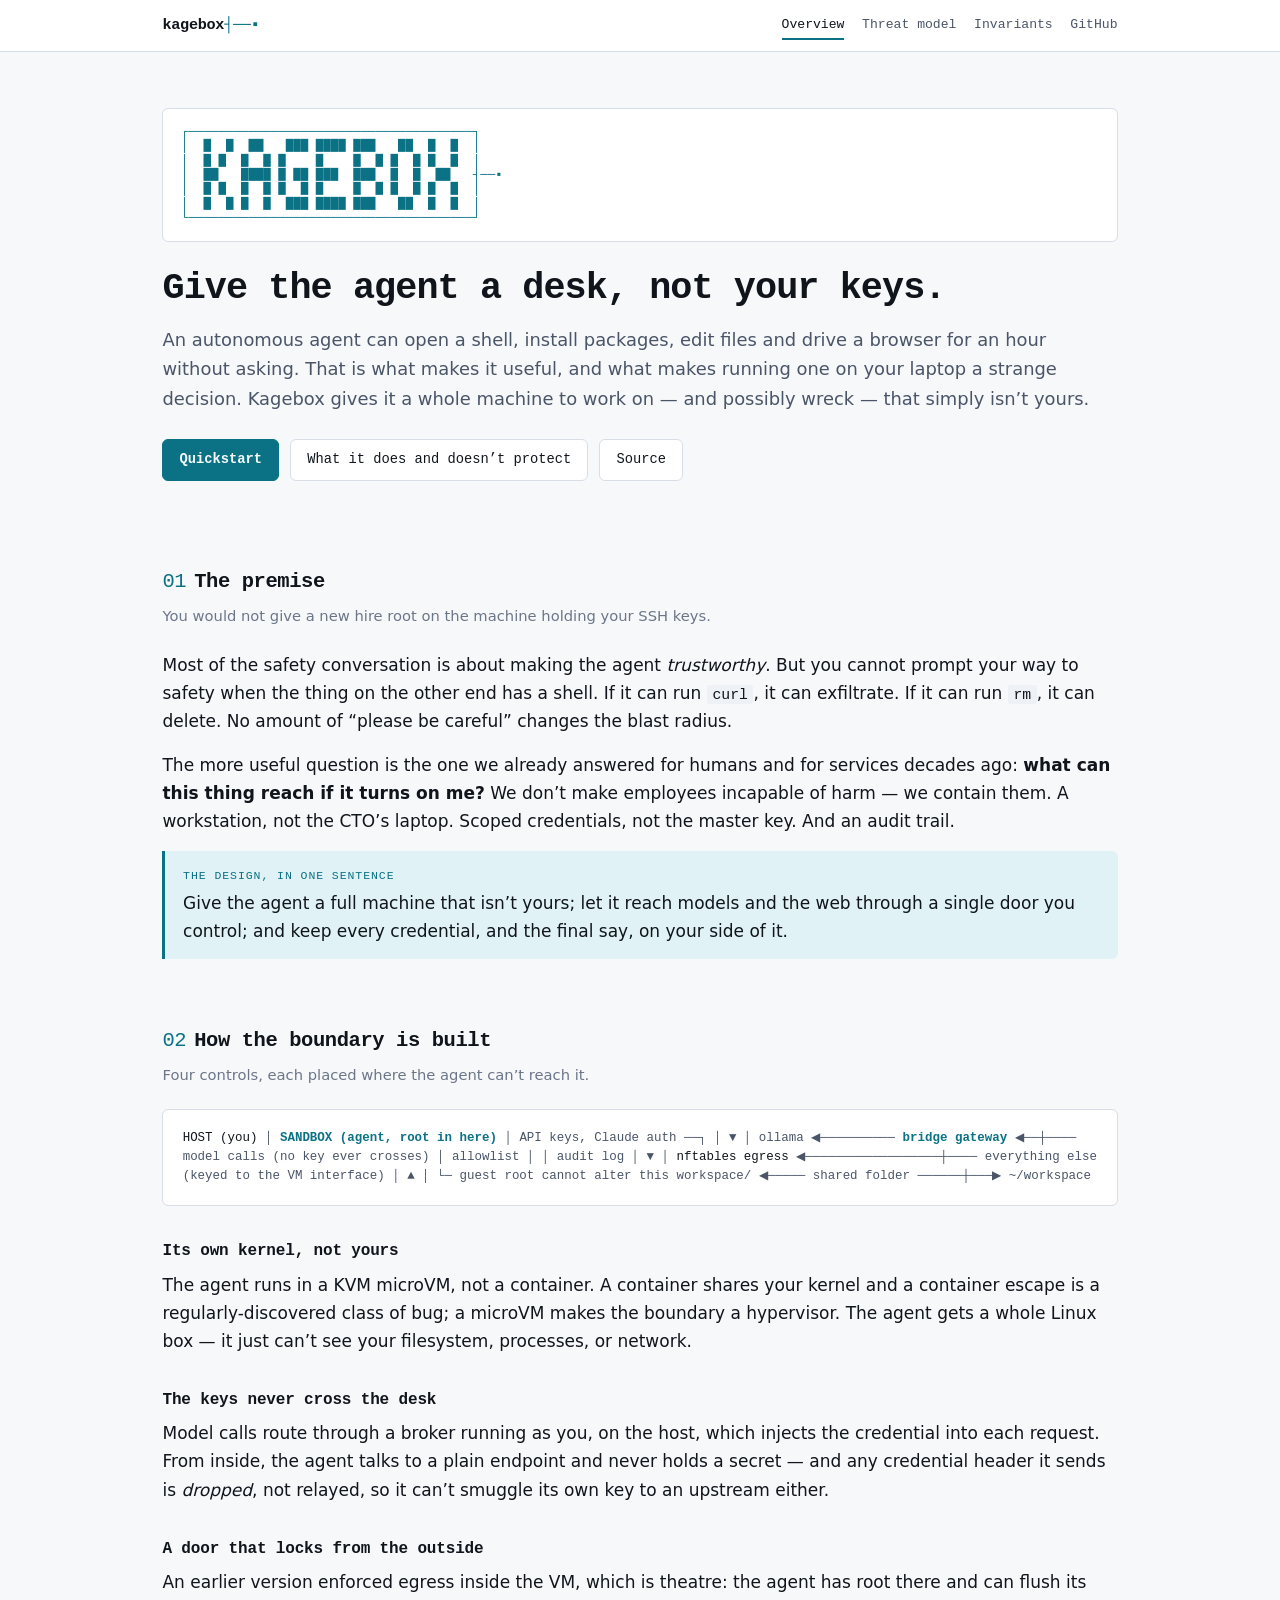
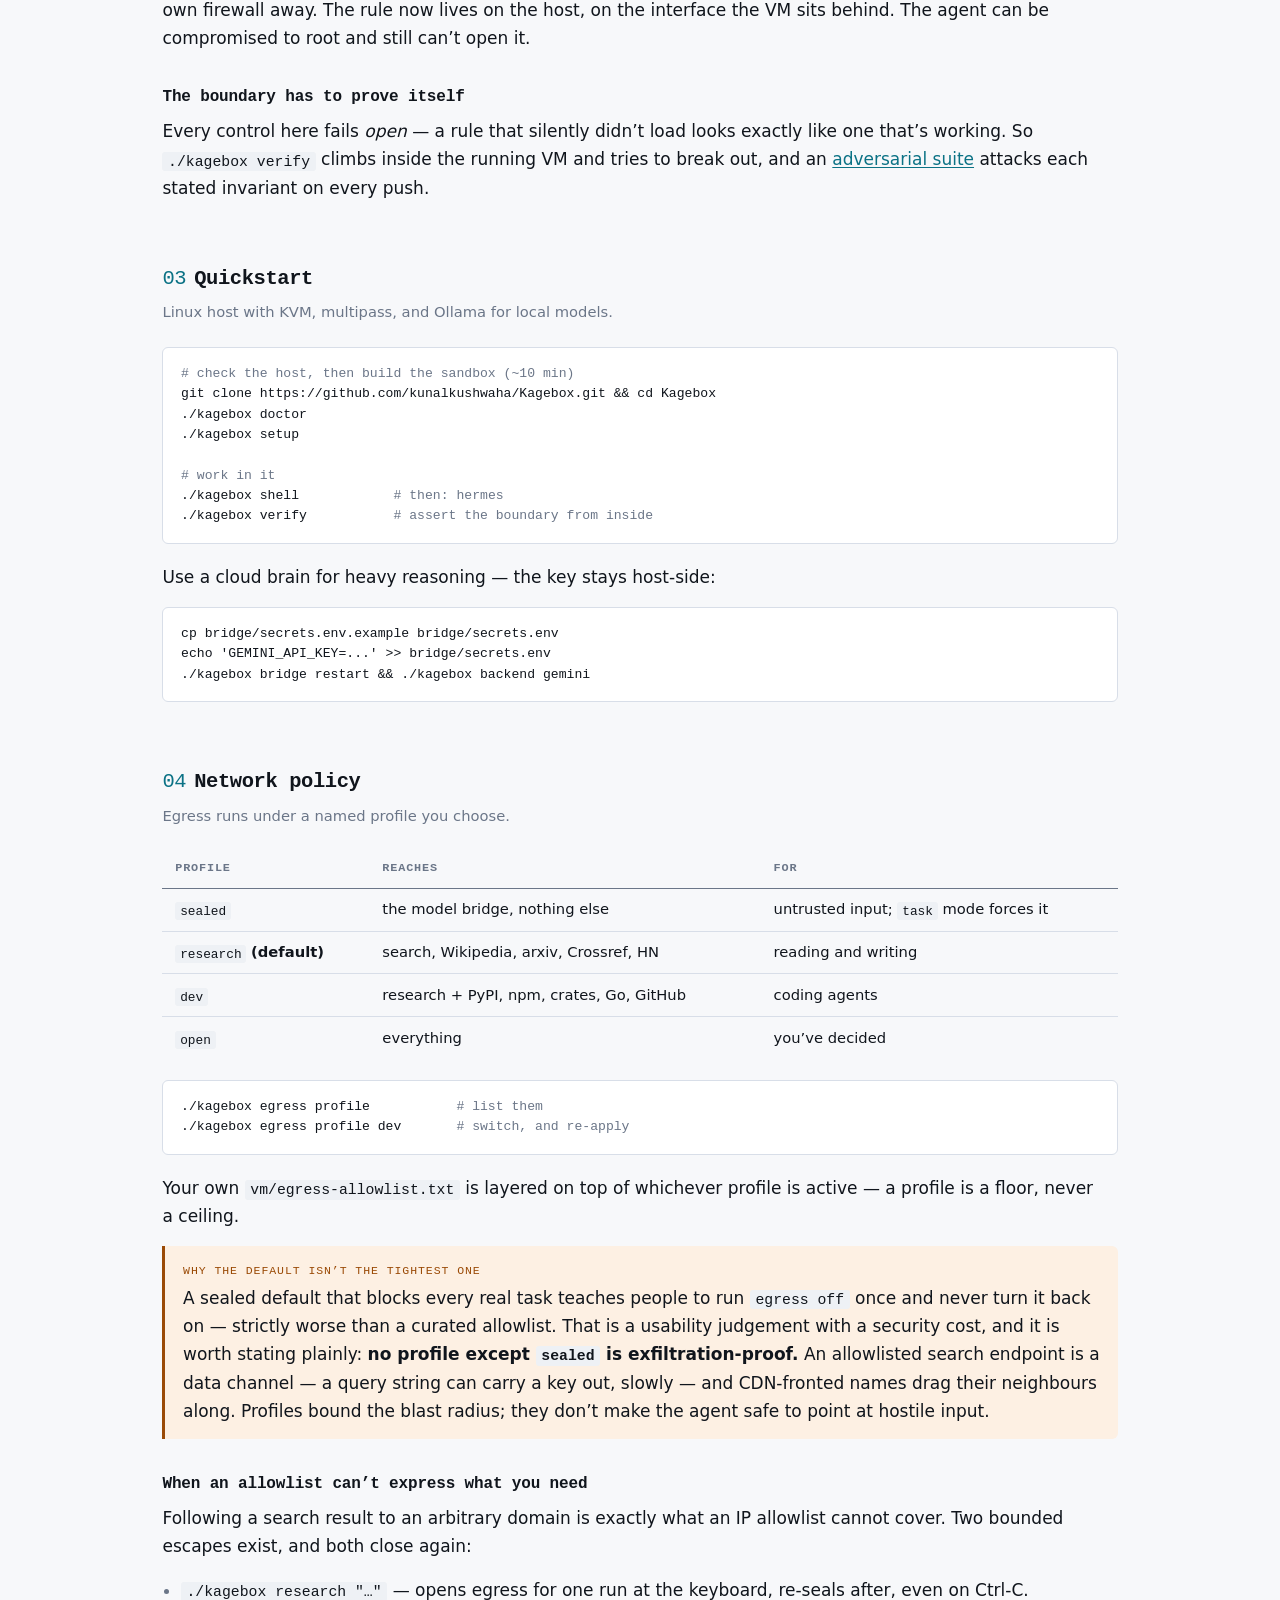
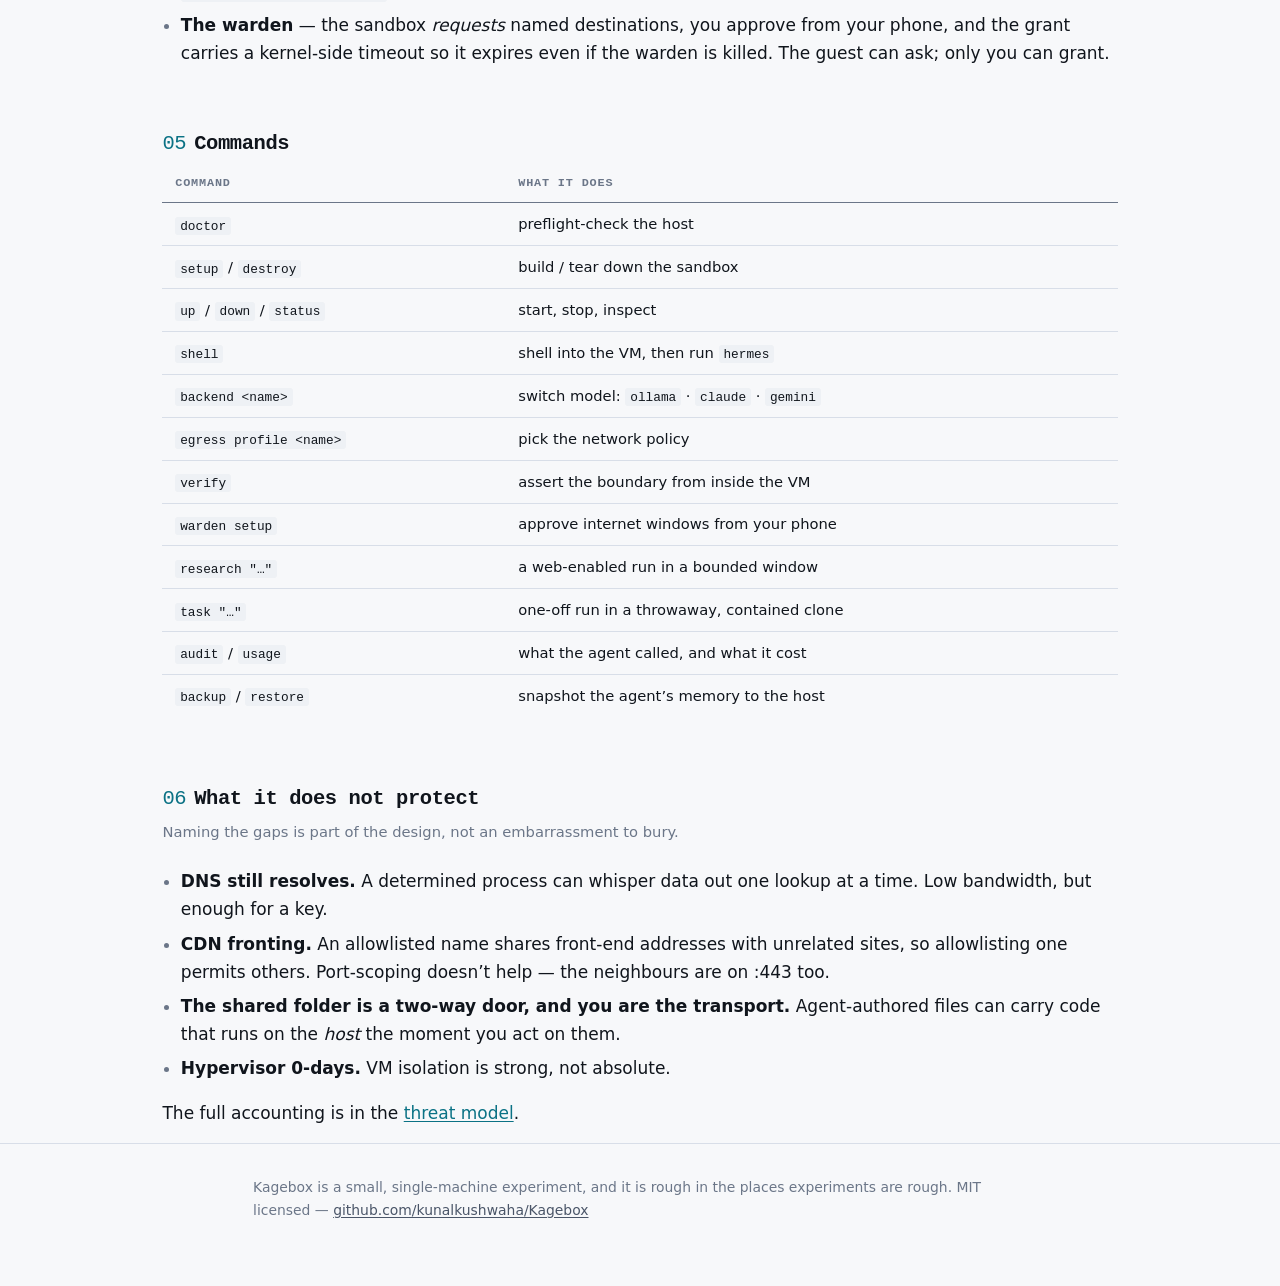
<file: index.html>
<!doctype html>
<html lang="en">
<head>
<meta charset="utf-8">
<meta name="viewport" content="width=device-width, initial-scale=1">
<title>Kagebox — give the agent a desk, not your keys</title>
<meta name="description" content="Run autonomous AI agents on your own hardware, contained: a KVM microVM, credentials that never leave the host, host-enforced egress, and an audit log.">
<link rel="stylesheet" href="style.css">
<link rel="icon" href="data:image/svg+xml,<svg xmlns='http://www.w3.org/2000/svg' viewBox='0 0 16 16'><text y='13' font-size='13'>📦</text></svg>">
</head>
<body>

<header class="top">
  <div class="wrap wide">
    <a class="brand" href="index.html">kagebox<span class="latch">┤──▪</span></a>
    <nav class="top-nav">
      <a href="index.html" aria-current="page">Overview</a>
      <a href="security.html">Threat model</a>
      <a href="invariants.html">Invariants</a>
      <a href="https://github.com/kunalkushwaha/Kagebox">GitHub</a>
    </nav>
  </div>
</header>

<div class="wrap wide">
  <div class="hero">
<pre class="logo" aria-label="Kagebox">┌──────────────────────────────────────┐
│  █  █  ██   ███ ████ ███   ██  █  █  │
│  █ █  █  █ █    █    █  █ █  █ █  █  │
│  ██   ████ █ ██ ███  ███  █  █  ██   ┤──▪
│  █ █  █  █ █  █ █    █  █ █  █ █  █  │
│  █  █ █  █  ███ ████ ███   ██  █  █  │
└──────────────────────────────────────┘</pre>
    <h1>Give the agent a desk, not your keys.</h1>
    <p class="lede">An autonomous agent can open a shell, install packages, edit files and drive a
    browser for an hour without asking. That is what makes it useful, and what makes running one
    on your laptop a strange decision. Kagebox gives it a whole machine to work on — and possibly
    wreck — that simply isn’t yours.</p>
    <div class="cta">
      <a class="btn primary" href="#quickstart">Quickstart</a>
      <a class="btn" href="security.html">What it does and doesn’t protect</a>
      <a class="btn" href="https://github.com/kunalkushwaha/Kagebox">Source</a>
    </div>
  </div>
</div>

<main class="wrap wide">

<section id="why">
  <h2><span class="num">01</span>The premise</h2>
  <p class="sub">You would not give a new hire root on the machine holding your SSH keys.</p>
  <p>Most of the safety conversation is about making the agent <em>trustworthy</em>. But you cannot
  prompt your way to safety when the thing on the other end has a shell. If it can run
  <code>curl</code>, it can exfiltrate. If it can run <code>rm</code>, it can delete. No amount of
  “please be careful” changes the blast radius.</p>
  <p>The more useful question is the one we already answered for humans and for services decades
  ago: <strong>what can this thing reach if it turns on me?</strong> We don’t make employees
  incapable of harm — we contain them. A workstation, not the CTO’s laptop. Scoped credentials, not
  the master key. And an audit trail.</p>
  <div class="note">
    <span class="label">The design, in one sentence</span>
    <p>Give the agent a full machine that isn’t yours; let it reach models and the web through a
    single door you control; and keep every credential, and the final say, on your side of it.</p>
  </div>
</section>

<section id="how">
  <h2><span class="num">02</span>How the boundary is built</h2>
  <p class="sub">Four controls, each placed where the agent can’t reach it.</p>

<div class="diagram">
<span class="host">HOST (you)</span>                          │  <b>SANDBOX (agent, root in here)</b>
                                        │
  API keys, Claude auth ──┐             │
                          ▼             │
  ollama ◀────────── <b>bridge gateway</b> ◀──┼──── model calls (no key ever crosses)
                       │  allowlist     │
                       │  audit log     │
                       ▼                │
  <span class="host">nftables egress</span> ◀──────────────────┼──── everything else
  (keyed to the VM interface)           │      ▲
                                        │      └─ guest root cannot alter this
  workspace/ ◀───── shared folder ──────┼───▶ ~/workspace
</div>

  <h3>Its own kernel, not yours</h3>
  <p>The agent runs in a KVM microVM, not a container. A container shares your kernel and a
  container escape is a regularly-discovered class of bug; a microVM makes the boundary a
  hypervisor. The agent gets a whole Linux box — it just can’t see your filesystem, processes, or
  network.</p>

  <h3>The keys never cross the desk</h3>
  <p>Model calls route through a broker running as you, on the host, which injects the credential
  into each request. From inside, the agent talks to a plain endpoint and never holds a secret —
  and any credential header it sends is <em>dropped</em>, not relayed, so it can’t smuggle its own
  key to an upstream either.</p>

  <h3>A door that locks from the outside</h3>
  <p>An earlier version enforced egress inside the VM, which is theatre: the agent has root there
  and can flush its own firewall away. The rule now lives on the host, on the interface the VM sits
  behind. The agent can be compromised to root and still can’t open it.</p>

  <h3>The boundary has to prove itself</h3>
  <p>Every control here fails <em>open</em> — a rule that silently didn’t load looks exactly like
  one that’s working. So <code>./kagebox verify</code> climbs inside the running VM and tries to
  break out, and an <a href="invariants.html">adversarial suite</a> attacks each stated invariant on
  every push.</p>
</section>

<section id="quickstart">
  <h2><span class="num">03</span>Quickstart</h2>
  <p class="sub">Linux host with KVM, multipass, and Ollama for local models.</p>
<pre><code><span class="c"># check the host, then build the sandbox (~10 min)</span>
git clone https://github.com/kunalkushwaha/Kagebox.git &amp;&amp; cd Kagebox
./kagebox doctor
./kagebox setup

<span class="c"># work in it</span>
./kagebox shell            <span class="c"># then: hermes</span>
./kagebox verify           <span class="c"># assert the boundary from inside</span></code></pre>

  <p>Use a cloud brain for heavy reasoning — the key stays host-side:</p>
<pre><code>cp bridge/secrets.env.example bridge/secrets.env
echo 'GEMINI_API_KEY=...' &gt;&gt; bridge/secrets.env
./kagebox bridge restart &amp;&amp; ./kagebox backend gemini</code></pre>
</section>

<section id="network">
  <h2><span class="num">04</span>Network policy</h2>
  <p class="sub">Egress runs under a named profile you choose.</p>
  <div class="table-scroll">
  <table>
    <thead><tr><th>Profile</th><th>Reaches</th><th>For</th></tr></thead>
    <tbody>
      <tr><td><code>sealed</code></td><td>the model bridge, nothing else</td><td>untrusted input; <code>task</code> mode forces it</td></tr>
      <tr><td><code>research</code> <strong>(default)</strong></td><td>search, Wikipedia, arxiv, Crossref, HN</td><td>reading and writing</td></tr>
      <tr><td><code>dev</code></td><td>research + PyPI, npm, crates, Go, GitHub</td><td>coding agents</td></tr>
      <tr><td><code>open</code></td><td>everything</td><td>you’ve decided</td></tr>
    </tbody>
  </table>
  </div>
<pre><code>./kagebox egress profile           <span class="c"># list them</span>
./kagebox egress profile dev       <span class="c"># switch, and re-apply</span></code></pre>
  <p>Your own <code>vm/egress-allowlist.txt</code> is layered on top of whichever profile is
  active — a profile is a floor, never a ceiling.</p>

  <div class="note caution">
    <span class="label">Why the default isn’t the tightest one</span>
    <p>A sealed default that blocks every real task teaches people to run <code>egress off</code>
    once and never turn it back on — strictly worse than a curated allowlist. That is a usability
    judgement with a security cost, and it is worth stating plainly: <strong>no profile except
    <code>sealed</code> is exfiltration-proof.</strong> An allowlisted search endpoint is a data
    channel — a query string can carry a key out, slowly — and CDN-fronted names drag their
    neighbours along. Profiles bound the blast radius; they don’t make the agent safe to point at
    hostile input.</p>
  </div>

  <h3>When an allowlist can’t express what you need</h3>
  <p>Following a search result to an arbitrary domain is exactly what an IP allowlist cannot cover.
  Two bounded escapes exist, and both close again:</p>
  <ul>
    <li><code>./kagebox research "…"</code> — opens egress for one run at the keyboard, re-seals
    after, even on Ctrl-C.</li>
    <li><strong>The warden</strong> — the sandbox <em>requests</em> named destinations, you approve
    from your phone, and the grant carries a kernel-side timeout so it expires even if the warden
    is killed. The guest can ask; only you can grant.</li>
  </ul>
</section>

<section id="commands">
  <h2><span class="num">05</span>Commands</h2>
  <div class="table-scroll">
  <table>
    <thead><tr><th>Command</th><th>What it does</th></tr></thead>
    <tbody>
      <tr><td><code>doctor</code></td><td>preflight-check the host</td></tr>
      <tr><td><code>setup</code> / <code>destroy</code></td><td>build / tear down the sandbox</td></tr>
      <tr><td><code>up</code> / <code>down</code> / <code>status</code></td><td>start, stop, inspect</td></tr>
      <tr><td><code>shell</code></td><td>shell into the VM, then run <code>hermes</code></td></tr>
      <tr><td><code>backend &lt;name&gt;</code></td><td>switch model: <code>ollama</code> · <code>claude</code> · <code>gemini</code></td></tr>
      <tr><td><code>egress profile &lt;name&gt;</code></td><td>pick the network policy</td></tr>
      <tr><td><code>verify</code></td><td>assert the boundary from inside the VM</td></tr>
      <tr><td><code>warden setup</code></td><td>approve internet windows from your phone</td></tr>
      <tr><td><code>research "…"</code></td><td>a web-enabled run in a bounded window</td></tr>
      <tr><td><code>task "…"</code></td><td>one-off run in a throwaway, contained clone</td></tr>
      <tr><td><code>audit</code> / <code>usage</code></td><td>what the agent called, and what it cost</td></tr>
      <tr><td><code>backup</code> / <code>restore</code></td><td>snapshot the agent’s memory to the host</td></tr>
    </tbody>
  </table>
  </div>
</section>

<section id="honest">
  <h2><span class="num">06</span>What it does not protect</h2>
  <p class="sub">Naming the gaps is part of the design, not an embarrassment to bury.</p>
  <ul>
    <li><strong>DNS still resolves.</strong> A determined process can whisper data out one lookup at
    a time. Low bandwidth, but enough for a key.</li>
    <li><strong>CDN fronting.</strong> An allowlisted name shares front-end addresses with unrelated
    sites, so allowlisting one permits others. Port-scoping doesn’t help — the neighbours are on
    :443 too.</li>
    <li><strong>The shared folder is a two-way door, and you are the transport.</strong> Agent-authored
    files can carry code that runs on the <em>host</em> the moment you act on them.</li>
    <li><strong>Hypervisor 0-days.</strong> VM isolation is strong, not absolute.</li>
  </ul>
  <p>The full accounting is in the <a href="security.html">threat model</a>.</p>
</section>

</main>

<footer>
  <div class="wrap wide">
    <p>Kagebox is a small, single-machine experiment, and it is rough in the places experiments are
    rough. MIT licensed —
    <a href="https://github.com/kunalkushwaha/Kagebox">github.com/kunalkushwaha/Kagebox</a></p>
  </div>
</footer>

</body>
</html>
</file>
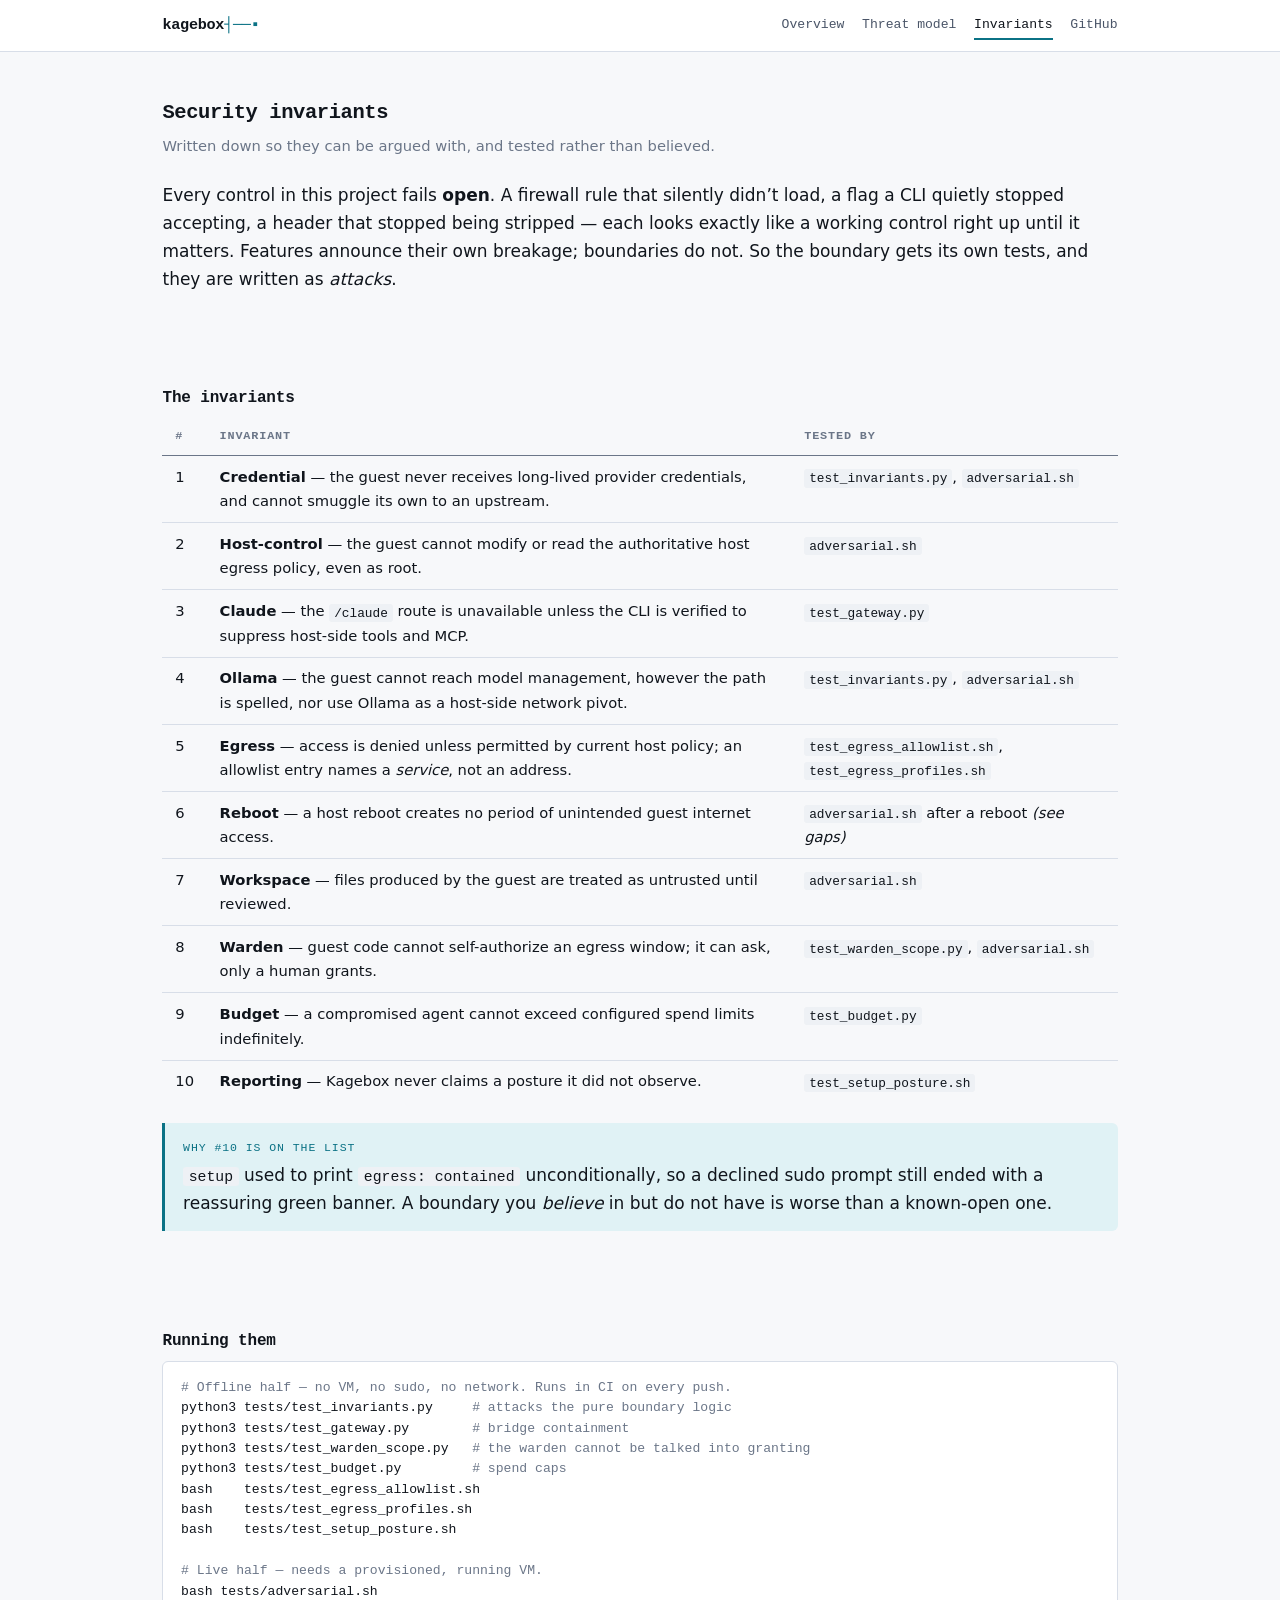
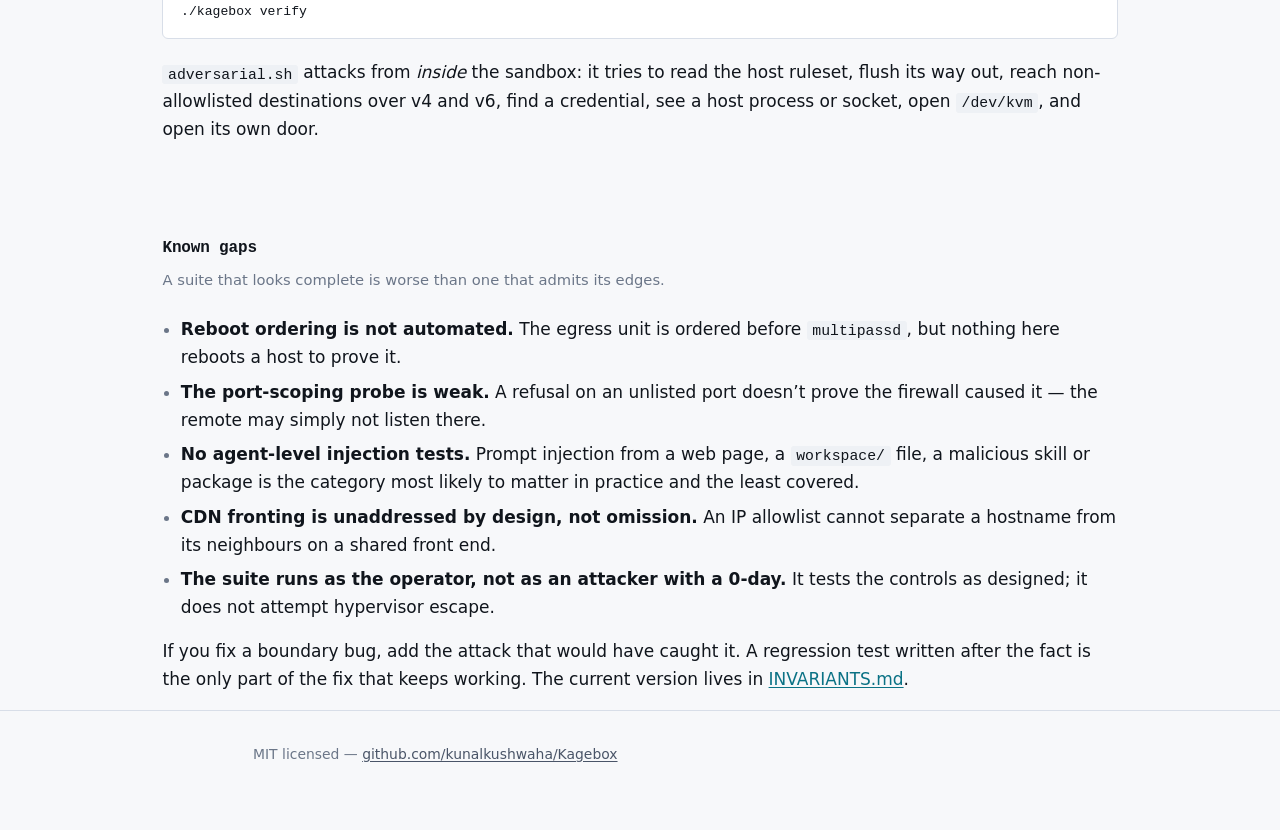
<file: invariants.html>
<!doctype html>
<html lang="en">
<head>
<meta charset="utf-8">
<meta name="viewport" content="width=device-width, initial-scale=1">
<title>Security invariants — Kagebox</title>
<meta name="description" content="The properties Kagebox claims, the attacks that test each one, and an honest list of what is not covered.">
<link rel="stylesheet" href="style.css">
<link rel="icon" href="data:image/svg+xml,<svg xmlns='http://www.w3.org/2000/svg' viewBox='0 0 16 16'><text y='13' font-size='13'>📦</text></svg>">
</head>
<body>

<header class="top">
  <div class="wrap wide">
    <a class="brand" href="index.html">kagebox<span class="latch">┤──▪</span></a>
    <nav class="top-nav">
      <a href="index.html">Overview</a>
      <a href="security.html">Threat model</a>
      <a href="invariants.html" aria-current="page">Invariants</a>
      <a href="https://github.com/kunalkushwaha/Kagebox">GitHub</a>
    </nav>
  </div>
</header>

<main class="wrap wide">

<section>
  <h2>Security invariants</h2>
  <p class="sub">Written down so they can be argued with, and tested rather than believed.</p>
  <p>Every control in this project fails <strong>open</strong>. A firewall rule that silently didn’t
  load, a flag a CLI quietly stopped accepting, a header that stopped being stripped — each looks
  exactly like a working control right up until it matters. Features announce their own breakage;
  boundaries do not. So the boundary gets its own tests, and they are written as <em>attacks</em>.</p>
</section>

<section>
  <h3>The invariants</h3>
  <div class="table-scroll">
  <table>
    <thead><tr><th>#</th><th>Invariant</th><th>Tested by</th></tr></thead>
    <tbody>
      <tr><td>1</td><td><strong>Credential</strong> — the guest never receives long-lived provider credentials, and cannot smuggle its own to an upstream.</td><td><code>test_invariants.py</code>, <code>adversarial.sh</code></td></tr>
      <tr><td>2</td><td><strong>Host-control</strong> — the guest cannot modify or read the authoritative host egress policy, even as root.</td><td><code>adversarial.sh</code></td></tr>
      <tr><td>3</td><td><strong>Claude</strong> — the <code>/claude</code> route is unavailable unless the CLI is verified to suppress host-side tools and MCP.</td><td><code>test_gateway.py</code></td></tr>
      <tr><td>4</td><td><strong>Ollama</strong> — the guest cannot reach model management, however the path is spelled, nor use Ollama as a host-side network pivot.</td><td><code>test_invariants.py</code>, <code>adversarial.sh</code></td></tr>
      <tr><td>5</td><td><strong>Egress</strong> — access is denied unless permitted by current host policy; an allowlist entry names a <em>service</em>, not an address.</td><td><code>test_egress_allowlist.sh</code>, <code>test_egress_profiles.sh</code></td></tr>
      <tr><td>6</td><td><strong>Reboot</strong> — a host reboot creates no period of unintended guest internet access.</td><td><code>adversarial.sh</code> after a reboot <em>(see gaps)</em></td></tr>
      <tr><td>7</td><td><strong>Workspace</strong> — files produced by the guest are treated as untrusted until reviewed.</td><td><code>adversarial.sh</code></td></tr>
      <tr><td>8</td><td><strong>Warden</strong> — guest code cannot self-authorize an egress window; it can ask, only a human grants.</td><td><code>test_warden_scope.py</code>, <code>adversarial.sh</code></td></tr>
      <tr><td>9</td><td><strong>Budget</strong> — a compromised agent cannot exceed configured spend limits indefinitely.</td><td><code>test_budget.py</code></td></tr>
      <tr><td>10</td><td><strong>Reporting</strong> — Kagebox never claims a posture it did not observe.</td><td><code>test_setup_posture.sh</code></td></tr>
    </tbody>
  </table>
  </div>
  <div class="note">
    <span class="label">Why #10 is on the list</span>
    <p><code>setup</code> used to print <code>egress: contained</code> unconditionally, so a declined
    sudo prompt still ended with a reassuring green banner. A boundary you <em>believe</em> in but do
    not have is worse than a known-open one.</p>
  </div>
</section>

<section>
  <h3>Running them</h3>
<pre><code><span class="c"># Offline half — no VM, no sudo, no network. Runs in CI on every push.</span>
python3 tests/test_invariants.py     <span class="c"># attacks the pure boundary logic</span>
python3 tests/test_gateway.py        <span class="c"># bridge containment</span>
python3 tests/test_warden_scope.py   <span class="c"># the warden cannot be talked into granting</span>
python3 tests/test_budget.py         <span class="c"># spend caps</span>
bash    tests/test_egress_allowlist.sh
bash    tests/test_egress_profiles.sh
bash    tests/test_setup_posture.sh

<span class="c"># Live half — needs a provisioned, running VM.</span>
bash tests/adversarial.sh
./kagebox verify</code></pre>
  <p><code>adversarial.sh</code> attacks from <em>inside</em> the sandbox: it tries to read the host
  ruleset, flush its way out, reach non-allowlisted destinations over v4 and v6, find a credential,
  see a host process or socket, open <code>/dev/kvm</code>, and open its own door.</p>
</section>

<section>
  <h3>Known gaps</h3>
  <p class="sub">A suite that looks complete is worse than one that admits its edges.</p>
  <ul>
    <li><strong>Reboot ordering is not automated.</strong> The egress unit is ordered before
    <code>multipassd</code>, but nothing here reboots a host to prove it.</li>
    <li><strong>The port-scoping probe is weak.</strong> A refusal on an unlisted port doesn’t prove
    the firewall caused it — the remote may simply not listen there.</li>
    <li><strong>No agent-level injection tests.</strong> Prompt injection from a web page, a
    <code>workspace/</code> file, a malicious skill or package is the category most likely to matter
    in practice and the least covered.</li>
    <li><strong>CDN fronting is unaddressed by design, not omission.</strong> An IP allowlist cannot
    separate a hostname from its neighbours on a shared front end.</li>
    <li><strong>The suite runs as the operator, not as an attacker with a 0-day.</strong> It tests
    the controls as designed; it does not attempt hypervisor escape.</li>
  </ul>
  <p>If you fix a boundary bug, add the attack that would have caught it. A regression test written
  after the fact is the only part of the fix that keeps working. The current version lives in
  <a href="https://github.com/kunalkushwaha/Kagebox/blob/main/INVARIANTS.md">INVARIANTS.md</a>.</p>
</section>

</main>

<footer>
  <div class="wrap wide">
    <p>MIT licensed — <a href="https://github.com/kunalkushwaha/Kagebox">github.com/kunalkushwaha/Kagebox</a></p>
  </div>
</footer>

</body>
</html>
</file>
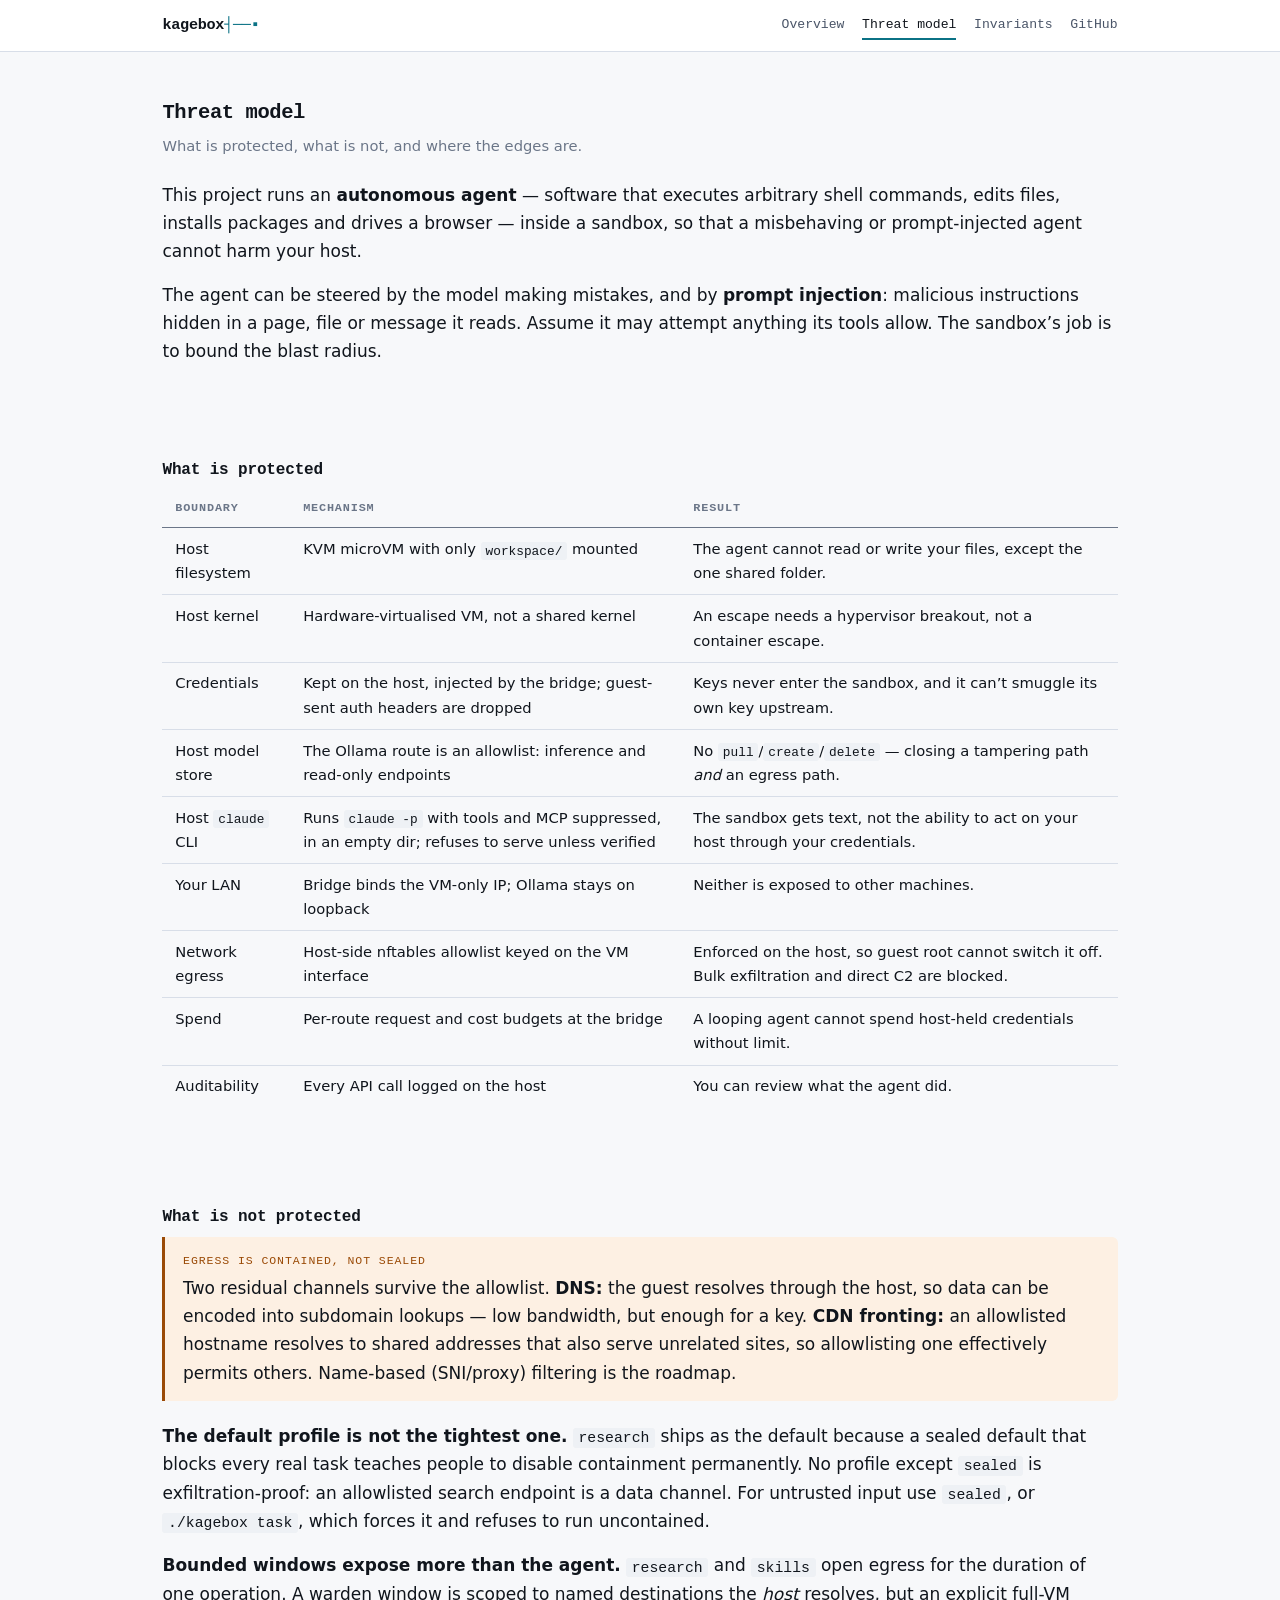
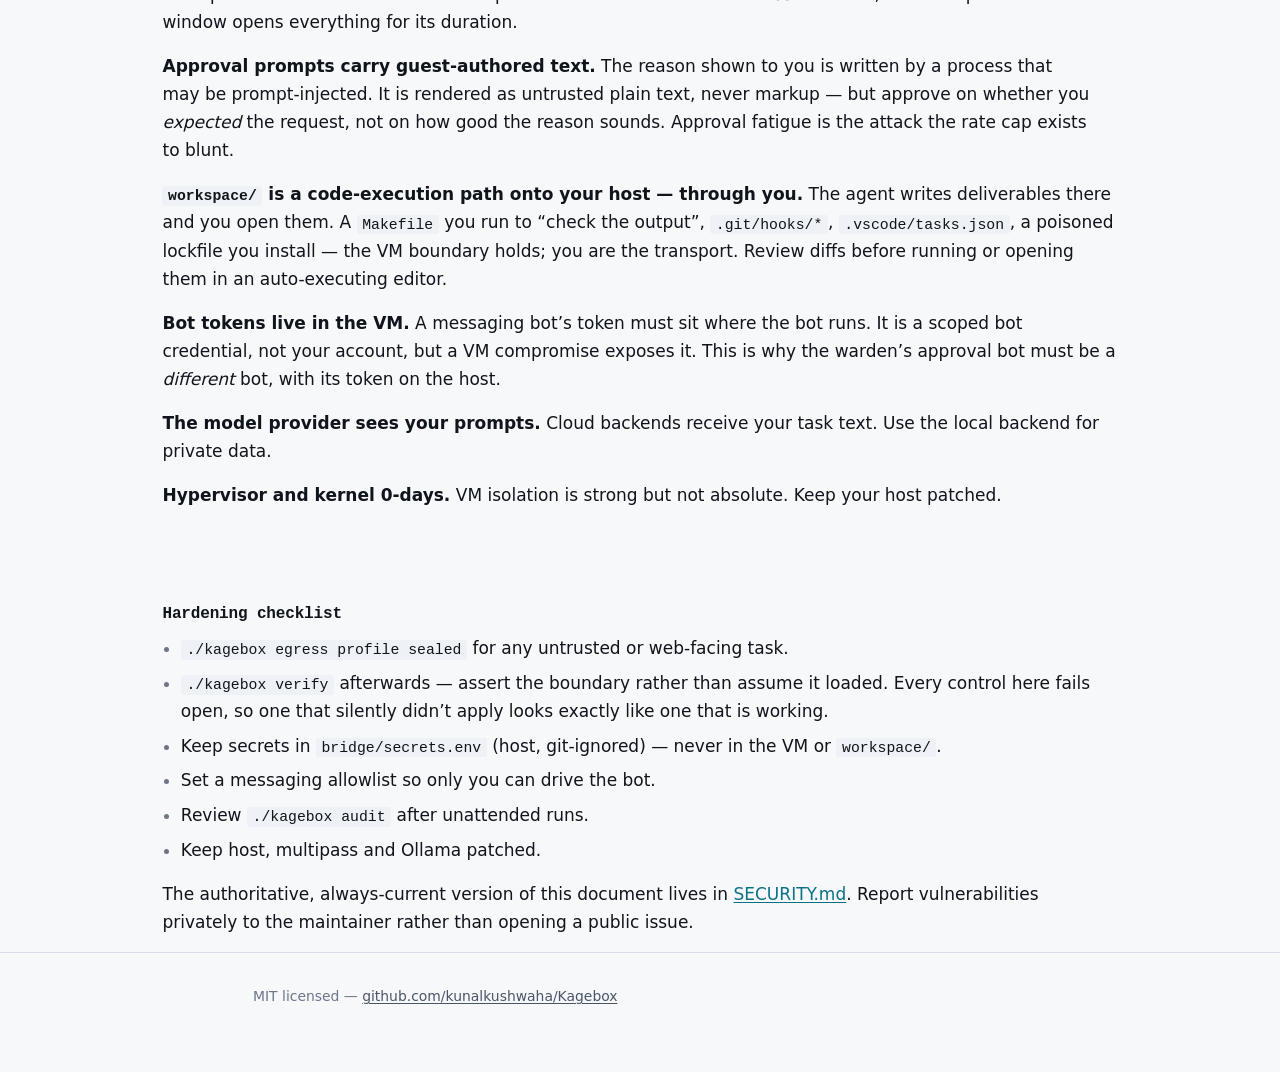
<file: security.html>
<!doctype html>
<html lang="en">
<head>
<meta charset="utf-8">
<meta name="viewport" content="width=device-width, initial-scale=1">
<title>Threat model — Kagebox</title>
<meta name="description" content="What the Kagebox sandbox protects against, and what it does not. Read it before trusting it with anything sensitive.">
<link rel="stylesheet" href="style.css">
<link rel="icon" href="data:image/svg+xml,<svg xmlns='http://www.w3.org/2000/svg' viewBox='0 0 16 16'><text y='13' font-size='13'>📦</text></svg>">
</head>
<body>

<header class="top">
  <div class="wrap wide">
    <a class="brand" href="index.html">kagebox<span class="latch">┤──▪</span></a>
    <nav class="top-nav">
      <a href="index.html">Overview</a>
      <a href="security.html" aria-current="page">Threat model</a>
      <a href="invariants.html">Invariants</a>
      <a href="https://github.com/kunalkushwaha/Kagebox">GitHub</a>
    </nav>
  </div>
</header>

<main class="wrap wide">

<section>
  <h2>Threat model</h2>
  <p class="sub">What is protected, what is not, and where the edges are.</p>
  <p>This project runs an <strong>autonomous agent</strong> — software that executes arbitrary shell
  commands, edits files, installs packages and drives a browser — inside a sandbox, so that a
  misbehaving or prompt-injected agent cannot harm your host.</p>
  <p>The agent can be steered by the model making mistakes, and by <strong>prompt injection</strong>:
  malicious instructions hidden in a page, file or message it reads. Assume it may attempt anything
  its tools allow. The sandbox’s job is to bound the blast radius.</p>
</section>

<section>
  <h3>What is protected</h3>
  <div class="table-scroll">
  <table>
    <thead><tr><th>Boundary</th><th>Mechanism</th><th>Result</th></tr></thead>
    <tbody>
      <tr><td>Host filesystem</td><td>KVM microVM with only <code>workspace/</code> mounted</td><td>The agent cannot read or write your files, except the one shared folder.</td></tr>
      <tr><td>Host kernel</td><td>Hardware-virtualised VM, not a shared kernel</td><td>An escape needs a hypervisor breakout, not a container escape.</td></tr>
      <tr><td>Credentials</td><td>Kept on the host, injected by the bridge; guest-sent auth headers are dropped</td><td>Keys never enter the sandbox, and it can’t smuggle its own key upstream.</td></tr>
      <tr><td>Host model store</td><td>The Ollama route is an allowlist: inference and read-only endpoints</td><td>No <code>pull</code>/<code>create</code>/<code>delete</code> — closing a tampering path <em>and</em> an egress path.</td></tr>
      <tr><td>Host <code>claude</code> CLI</td><td>Runs <code>claude -p</code> with tools and MCP suppressed, in an empty dir; refuses to serve unless verified</td><td>The sandbox gets text, not the ability to act on your host through your credentials.</td></tr>
      <tr><td>Your LAN</td><td>Bridge binds the VM-only IP; Ollama stays on loopback</td><td>Neither is exposed to other machines.</td></tr>
      <tr><td>Network egress</td><td>Host-side nftables allowlist keyed on the VM interface</td><td>Enforced on the host, so guest root cannot switch it off. Bulk exfiltration and direct C2 are blocked.</td></tr>
      <tr><td>Spend</td><td>Per-route request and cost budgets at the bridge</td><td>A looping agent cannot spend host-held credentials without limit.</td></tr>
      <tr><td>Auditability</td><td>Every API call logged on the host</td><td>You can review what the agent did.</td></tr>
    </tbody>
  </table>
  </div>
</section>

<section>
  <h3>What is not protected</h3>

  <div class="note caution">
    <span class="label">Egress is contained, not sealed</span>
    <p>Two residual channels survive the allowlist. <strong>DNS:</strong> the guest resolves through
    the host, so data can be encoded into subdomain lookups — low bandwidth, but enough for a key.
    <strong>CDN fronting:</strong> an allowlisted hostname resolves to shared addresses that also
    serve unrelated sites, so allowlisting one effectively permits others. Name-based (SNI/proxy)
    filtering is the roadmap.</p>
  </div>

  <p><strong>The default profile is not the tightest one.</strong> <code>research</code> ships as the
  default because a sealed default that blocks every real task teaches people to disable containment
  permanently. No profile except <code>sealed</code> is exfiltration-proof: an allowlisted search
  endpoint is a data channel. For untrusted input use <code>sealed</code>, or
  <code>./kagebox task</code>, which forces it and refuses to run uncontained.</p>

  <p><strong>Bounded windows expose more than the agent.</strong> <code>research</code> and
  <code>skills</code> open egress for the duration of one operation. A warden window is scoped to
  named destinations the <em>host</em> resolves, but an explicit full-VM window opens everything for
  its duration.</p>

  <p><strong>Approval prompts carry guest-authored text.</strong> The reason shown to you is written
  by a process that may be prompt-injected. It is rendered as untrusted plain text, never markup —
  but approve on whether you <em>expected</em> the request, not on how good the reason sounds.
  Approval fatigue is the attack the rate cap exists to blunt.</p>

  <p><strong><code>workspace/</code> is a code-execution path onto your host — through you.</strong>
  The agent writes deliverables there and you open them. A <code>Makefile</code> you run to “check
  the output”, <code>.git/hooks/*</code>, <code>.vscode/tasks.json</code>, a poisoned lockfile you
  install — the VM boundary holds; you are the transport. Review diffs before running or opening
  them in an auto-executing editor.</p>

  <p><strong>Bot tokens live in the VM.</strong> A messaging bot’s token must sit where the bot runs.
  It is a scoped bot credential, not your account, but a VM compromise exposes it. This is why the
  warden’s approval bot must be a <em>different</em> bot, with its token on the host.</p>

  <p><strong>The model provider sees your prompts.</strong> Cloud backends receive your task text.
  Use the local backend for private data.</p>

  <p><strong>Hypervisor and kernel 0-days.</strong> VM isolation is strong but not absolute. Keep
  your host patched.</p>
</section>

<section>
  <h3>Hardening checklist</h3>
  <ul>
    <li><code>./kagebox egress profile sealed</code> for any untrusted or web-facing task.</li>
    <li><code>./kagebox verify</code> afterwards — assert the boundary rather than assume it loaded.
    Every control here fails open, so one that silently didn’t apply looks exactly like one that is
    working.</li>
    <li>Keep secrets in <code>bridge/secrets.env</code> (host, git-ignored) — never in the VM or
    <code>workspace/</code>.</li>
    <li>Set a messaging allowlist so only you can drive the bot.</li>
    <li>Review <code>./kagebox audit</code> after unattended runs.</li>
    <li>Keep host, multipass and Ollama patched.</li>
  </ul>
  <p>The authoritative, always-current version of this document lives in
  <a href="https://github.com/kunalkushwaha/Kagebox/blob/main/SECURITY.md">SECURITY.md</a>.
  Report vulnerabilities privately to the maintainer rather than opening a public issue.</p>
</section>

</main>

<footer>
  <div class="wrap wide">
    <p>MIT licensed — <a href="https://github.com/kunalkushwaha/Kagebox">github.com/kunalkushwaha/Kagebox</a></p>
  </div>
</footer>

</body>
</html>
</file>
<file: style.css>
/* Kagebox docs — terminal-native, because the subject is a CLI that guards a
   boundary. Monospace carries the display role; the accent is the same cyan the
   tool prints its own messages in (\033[1;36m). No webfonts: a silent fallback
   is worse than an honest system stack. */

:root {
  color-scheme: light dark;

  /* Neutrals carry a slight blue bias so they read as chosen, not defaulted. */
  --ground:      #f7f8fa;
  --surface:     #ffffff;
  --surface-alt: #eef1f5;
  --line:        #d8dee8;
  --ink:         #10151c;
  --ink-soft:    #4a5568;
  --ink-faint:   #6b7688;

  --accent:      #0b7285;   /* cyan, darkened for contrast on light */
  --accent-soft: #e0f2f5;
  --warn:        #9a4a06;
  --warn-soft:   #fdf0e3;
  --danger:      #a02020;

  --mono: ui-monospace, SFMono-Regular, "SF Mono", Menlo, Consolas, "Liberation Mono", monospace;
  --sans: system-ui, -apple-system, "Segoe UI", Roboto, "Helvetica Neue", Arial, sans-serif;

  --measure: 68ch;
  --radius: 6px;
}

@media (prefers-color-scheme: dark) {
  :root:not([data-theme="light"]) {
    --ground:      #0d1117;
    --surface:     #141a22;
    --surface-alt: #1b232d;
    --line:        #2a3441;
    --ink:         #e6edf3;
    --ink-soft:    #a8b3c1;
    --ink-faint:   #7d8896;
    --accent:      #4dd4e8;
    --accent-soft: #10303a;
    --warn:        #e0a458;
    --warn-soft:   #2e2415;
    --danger:      #f08a8a;
  }
}
:root[data-theme="dark"] {
  --ground:      #0d1117;
  --surface:     #141a22;
  --surface-alt: #1b232d;
  --line:        #2a3441;
  --ink:         #e6edf3;
  --ink-soft:    #a8b3c1;
  --ink-faint:   #7d8896;
  --accent:      #4dd4e8;
  --accent-soft: #10303a;
  --warn:        #e0a458;
  --warn-soft:   #2e2415;
  --danger:      #f08a8a;
}

* { box-sizing: border-box; }

body {
  margin: 0;
  background: var(--ground);
  color: var(--ink);
  font-family: var(--sans);
  font-size: 17px;
  line-height: 1.65;
  -webkit-font-smoothing: antialiased;
}

.wrap { max-width: var(--measure); margin: 0 auto; padding: 0 1.25rem; }
.wide { max-width: 92ch; }

/* --- masthead ------------------------------------------------------------ */
header.top {
  border-bottom: 1px solid var(--line);
  background: var(--surface);
  position: sticky; top: 0; z-index: 10;
}
header.top .wrap {
  display: flex; align-items: center; gap: 1.25rem;
  padding-top: .7rem; padding-bottom: .7rem;
}
.brand {
  font-family: var(--mono); font-weight: 700; letter-spacing: -.02em;
  color: var(--ink); text-decoration: none; font-size: .95rem; white-space: nowrap;
}
.brand .latch { color: var(--accent); }
nav.top-nav { display: flex; gap: 1.1rem; margin-left: auto; flex-wrap: wrap; }
nav.top-nav a {
  font-family: var(--mono); font-size: .82rem; color: var(--ink-soft);
  text-decoration: none; padding: .15rem 0; border-bottom: 2px solid transparent;
}
nav.top-nav a:hover, nav.top-nav a:focus-visible { color: var(--accent); border-bottom-color: var(--accent); }
nav.top-nav a[aria-current="page"] { color: var(--ink); border-bottom-color: var(--accent); }

/* --- hero ---------------------------------------------------------------- */
.hero { padding: 3.5rem 0 2.5rem; }
.hero pre.logo {
  font-family: var(--mono); color: var(--accent);
  font-size: clamp(.42rem, 1.55vw, .78rem); line-height: 1.15;
  margin: 0 0 1.5rem; overflow-x: auto;
}
.hero h1 {
  font-family: var(--mono); font-size: clamp(1.55rem, 4vw, 2.3rem);
  line-height: 1.2; margin: 0 0 .9rem; letter-spacing: -.025em; text-wrap: balance;
}
.hero p.lede { font-size: 1.12rem; color: var(--ink-soft); margin: 0 0 1.6rem; text-wrap: pretty; }

.cta { display: flex; gap: .7rem; flex-wrap: wrap; }
.btn {
  font-family: var(--mono); font-size: .86rem; text-decoration: none;
  padding: .55rem 1rem; border-radius: var(--radius); border: 1px solid var(--line);
  color: var(--ink); background: var(--surface); display: inline-block;
}
.btn:hover, .btn:focus-visible { border-color: var(--accent); color: var(--accent); }
.btn.primary { background: var(--accent); border-color: var(--accent); color: var(--ground); font-weight: 600; }
.btn.primary:hover, .btn.primary:focus-visible { filter: brightness(1.08); color: var(--ground); }

/* --- prose --------------------------------------------------------------- */
main { padding-bottom: 5rem; }
section { padding-top: 2.75rem; }
h2 {
  font-family: var(--mono); font-size: 1.28rem; letter-spacing: -.02em;
  margin: 0 0 .3rem; text-wrap: balance;
}
h2 .num { color: var(--accent); font-weight: 400; margin-right: .5rem; }
h3 { font-family: var(--mono); font-size: 1rem; margin: 2rem 0 .4rem; letter-spacing: -.01em; }
p { margin: 0 0 1rem; text-wrap: pretty; }
a { color: var(--accent); text-decoration-thickness: 1px; text-underline-offset: 2px; }
strong { font-weight: 650; }
.sub { color: var(--ink-faint); font-size: .92rem; margin-bottom: 1.4rem; }

ul, ol { padding-left: 1.15rem; margin: 0 0 1rem; }
li { margin-bottom: .4rem; }
li::marker { color: var(--ink-faint); }

code {
  font-family: var(--mono); font-size: .87em;
  background: var(--surface-alt); padding: .12em .38em; border-radius: 3px;
}
pre {
  font-family: var(--mono); font-size: .82rem; line-height: 1.55;
  background: var(--surface); border: 1px solid var(--line);
  border-radius: var(--radius); padding: 1rem 1.1rem;
  overflow-x: auto; margin: 0 0 1.2rem;
}
pre code { background: none; padding: 0; font-size: inherit; }
pre .c { color: var(--ink-faint); }         /* comment */
pre .p { color: var(--accent); }            /* prompt / emphasis */

/* --- tables -------------------------------------------------------------- */
.table-scroll { overflow-x: auto; margin: 0 0 1.3rem; }
table { border-collapse: collapse; width: 100%; font-size: .92rem; }
th, td { text-align: left; padding: .55rem .8rem; border-bottom: 1px solid var(--line); vertical-align: top; }
th {
  font-family: var(--mono); font-size: .74rem; text-transform: uppercase;
  letter-spacing: .07em; color: var(--ink-faint); font-weight: 600;
  border-bottom-color: var(--ink-faint);
}
td code { white-space: nowrap; }
tbody tr:last-child td { border-bottom: none; }

/* --- callouts ------------------------------------------------------------ */
.note {
  border-left: 3px solid var(--accent); background: var(--accent-soft);
  padding: .9rem 1.1rem; border-radius: 0 var(--radius) var(--radius) 0; margin: 0 0 1.3rem;
}
.note.caution { border-left-color: var(--warn); background: var(--warn-soft); }
.note p:last-child { margin-bottom: 0; }
.note .label {
  font-family: var(--mono); font-size: .72rem; text-transform: uppercase;
  letter-spacing: .08em; color: var(--accent); display: block; margin-bottom: .25rem;
}
.note.caution .label { color: var(--warn); }

/* --- the boundary diagram ------------------------------------------------ */
.diagram {
  font-family: var(--mono); font-size: clamp(.6rem, 1.5vw, .78rem); line-height: 1.5;
  background: var(--surface); border: 1px solid var(--line); border-radius: var(--radius);
  padding: 1.2rem; overflow-x: auto; margin: 0 0 1.3rem; color: var(--ink-soft);
}
.diagram b { color: var(--accent); font-weight: 600; }
.diagram .host { color: var(--ink); }

footer {
  border-top: 1px solid var(--line); padding: 2rem 0 3rem;
  color: var(--ink-faint); font-size: .87rem;
}
footer a { color: var(--ink-soft); }

:focus-visible { outline: 2px solid var(--accent); outline-offset: 2px; border-radius: 2px; }
@media (prefers-reduced-motion: reduce) { * { transition: none !important; animation: none !important; } }
</file>
